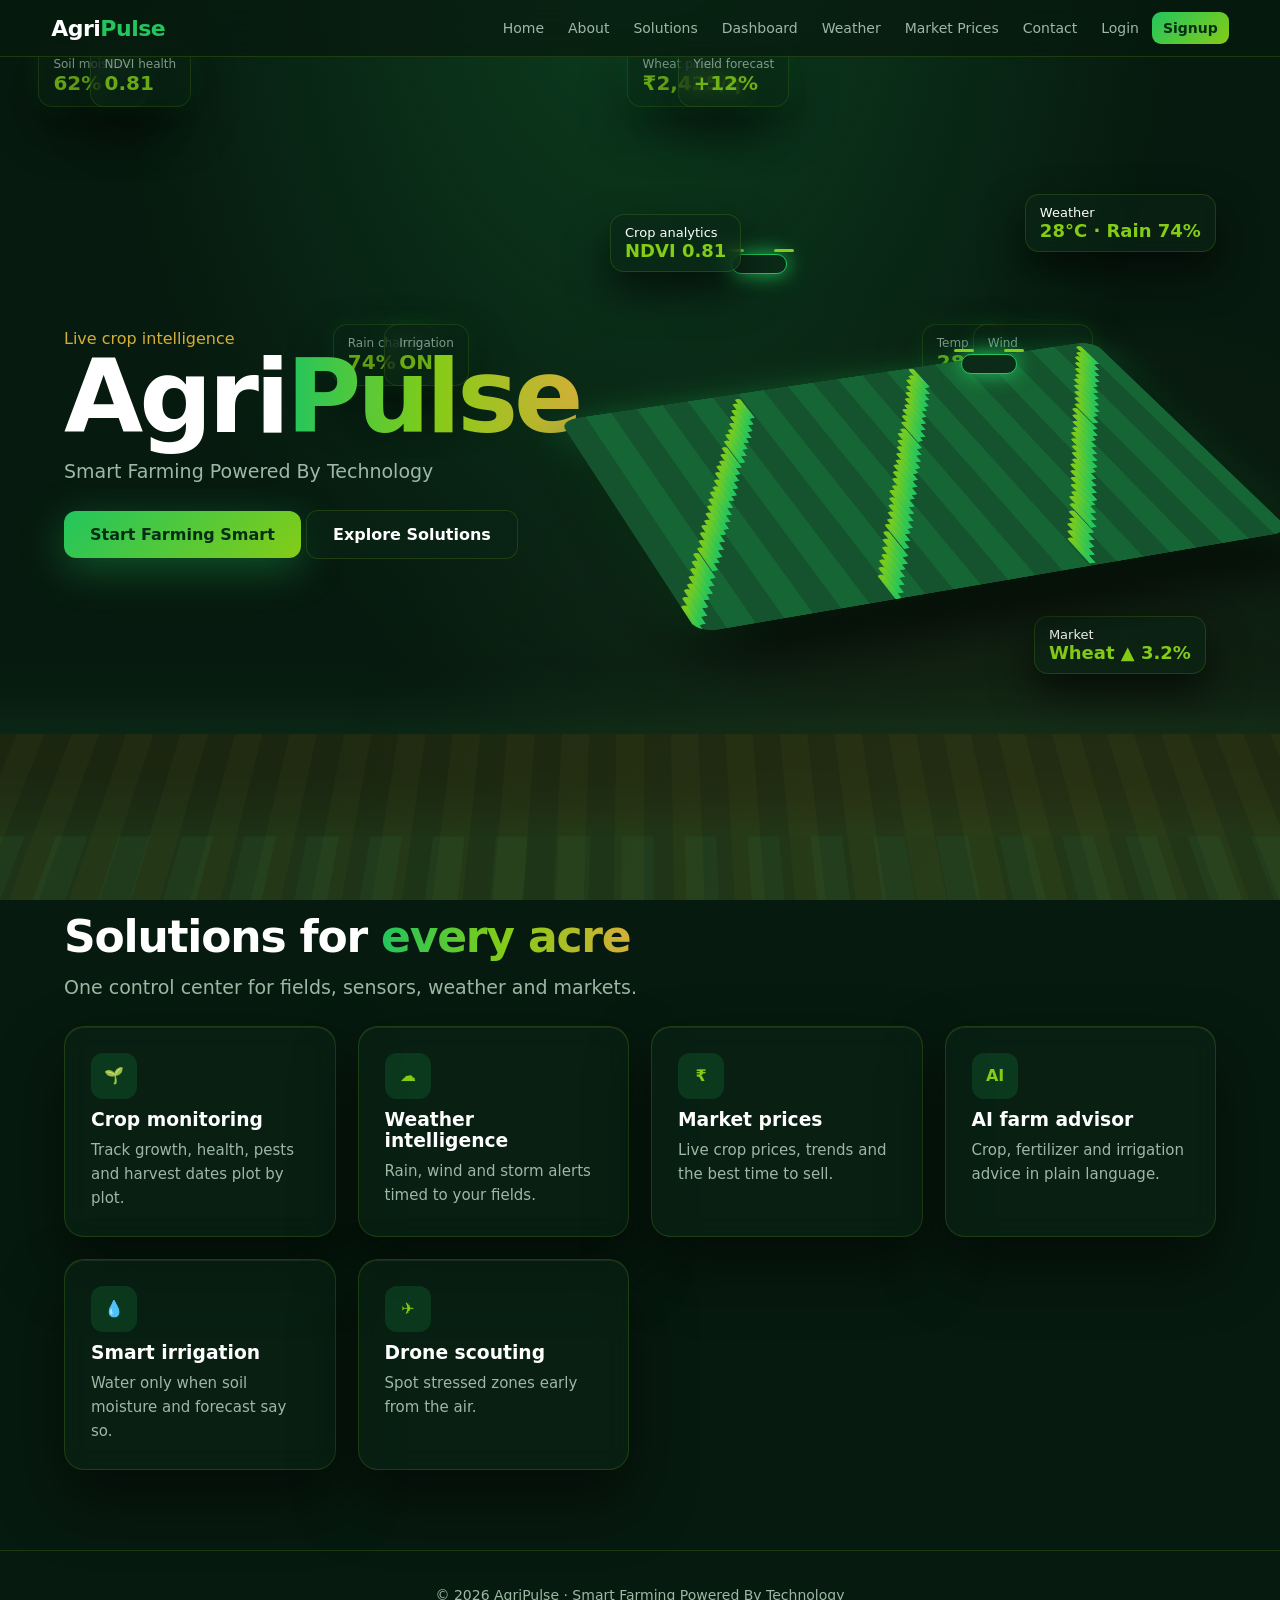
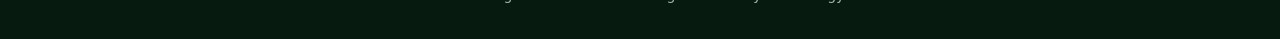
<file: index.html>
<!DOCTYPE html><html lang="en"><head><meta charset="utf-8"><meta name="viewport" content="width=device-width,initial-scale=1"><title>Home · AgriPulse</title><link rel="stylesheet" href="assets/style.css"></head><body><nav><a class="logo" href="index.html">Agri<span>Pulse</span></a><a class="l" href="index.html">Home</a><a class="l" href="about.html">About</a><a class="l" href="index.html#solutions">Solutions</a><a class="l" href="dashboard.html">Dashboard</a><a class="l" href="weather.html">Weather</a><a class="l" href="market.html">Market Prices</a><a class="l" href="contact.html">Contact</a><a class="l keep" href="login.html">Login</a><a class="l cta keep" href="signup.html">Signup</a></nav><main><section class="hero"><div><span style="color:var(--gold)">Live crop intelligence</span><h1>Agri<span class="grad">Pulse</span></h1><p class="sub">Smart Farming Powered By Technology</p><a class="btn pri" href="signup.html">Start Farming Smart</a> <a class="btn" href="#solutions">Explore Solutions</a></div>
<div class="farm"><div class="plane"></div><div class="drone" style="left:20%;top:12%"></div><div class="drone" style="left:58%;top:32%;animation-delay:-4s"></div><div class="sensor" style="left:34%;top:62%"></div><div class="sensor" style="left:64%;top:70%;animation-delay:-1s"></div>
<div class="badge" style="left:0;top:20px">Crop analytics<b>NDVI 0.81</b></div><div class="badge" style="right:0;top:0;animation-delay:-2s">Weather<b>28°C · Rain 74%</b></div><div class="badge" style="right:10px;bottom:20px;animation-delay:-3s">Market<b>Wheat ▲ 3.2%</b></div></div></section>
<section id="solutions"><h2>Solutions for <span class="grad">every acre</span></h2><p class="sub">One control center for fields, sensors, weather and markets.</p><div class="grid g3"><div class="card glass tilt"><div class="ico">🌱</div><h3>Crop monitoring</h3><p>Track growth, health, pests and harvest dates plot by plot.</p></div><div class="card glass tilt"><div class="ico">☁</div><h3>Weather intelligence</h3><p>Rain, wind and storm alerts timed to your fields.</p></div><div class="card glass tilt"><div class="ico">₹</div><h3>Market prices</h3><p>Live crop prices, trends and the best time to sell.</p></div><div class="card glass tilt"><div class="ico">AI</div><h3>AI farm advisor</h3><p>Crop, fertilizer and irrigation advice in plain language.</p></div><div class="card glass tilt"><div class="ico">💧</div><h3>Smart irrigation</h3><p>Water only when soil moisture and forecast say so.</p></div><div class="card glass tilt"><div class="ico">✈</div><h3>Drone scouting</h3><p>Spot stressed zones early from the air.</p></div></div></section></main><footer>© 2026 AgriPulse · Smart Farming Powered By Technology</footer><script src="assets/app.js"></script></body></html>
</file>
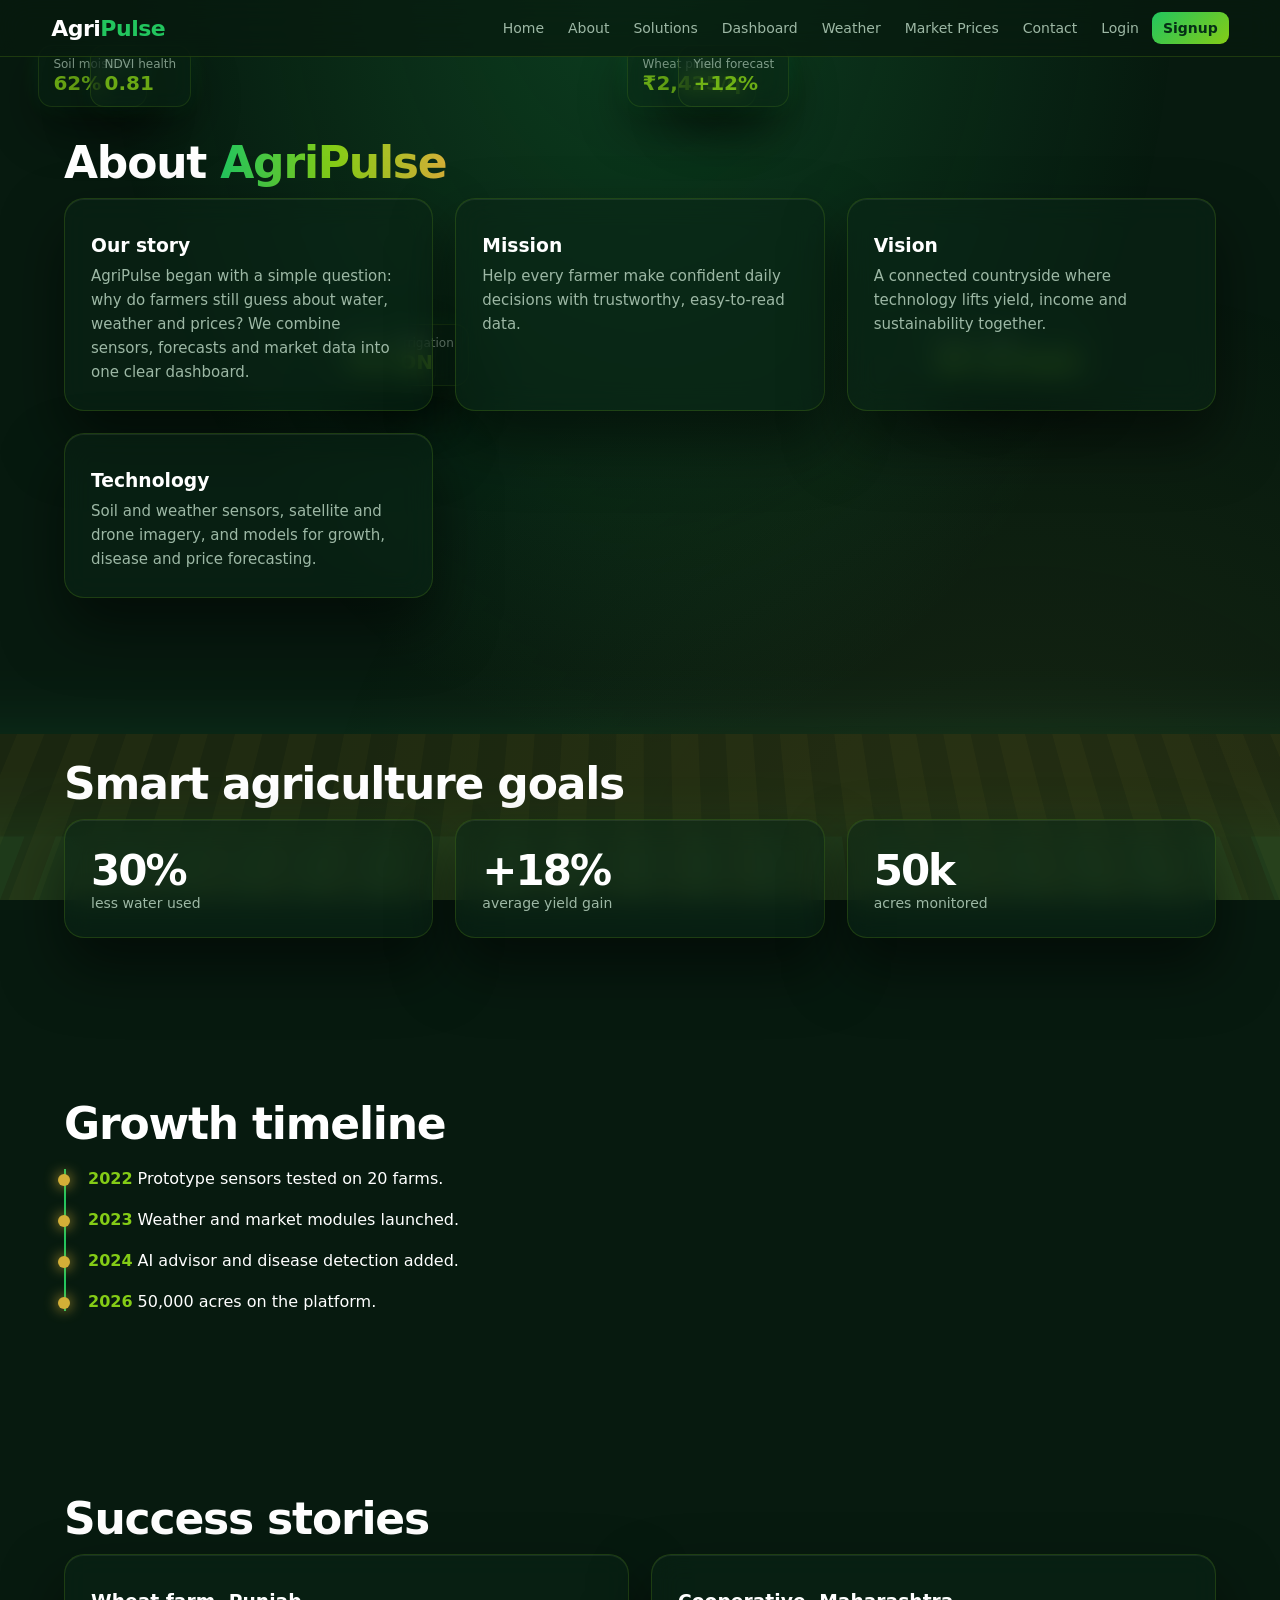
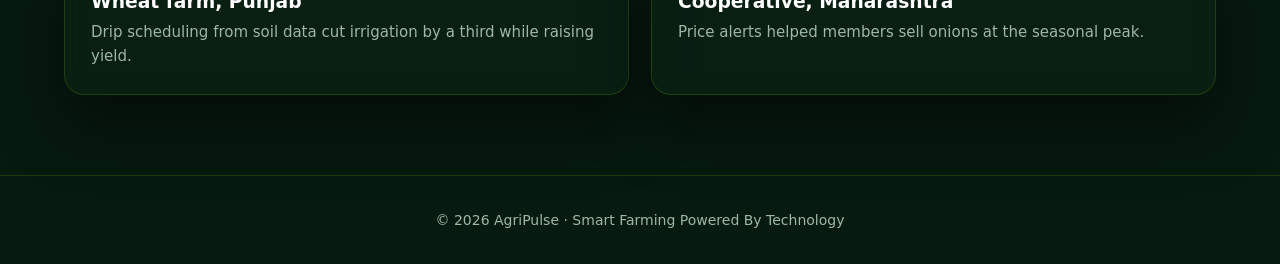
<file: about.html>
<!DOCTYPE html><html lang="en"><head><meta charset="utf-8"><meta name="viewport" content="width=device-width,initial-scale=1"><title>About · AgriPulse</title><link rel="stylesheet" href="assets/style.css"></head><body><nav><a class="logo" href="index.html">Agri<span>Pulse</span></a><a class="l" href="index.html">Home</a><a class="l" href="about.html">About</a><a class="l" href="index.html#solutions">Solutions</a><a class="l" href="dashboard.html">Dashboard</a><a class="l" href="weather.html">Weather</a><a class="l" href="market.html">Market Prices</a><a class="l" href="contact.html">Contact</a><a class="l keep" href="login.html">Login</a><a class="l cta keep" href="signup.html">Signup</a></nav><main><section><h2>About <span class="grad">AgriPulse</span></h2><div class="grid g2"><div class="card glass tilt"><h3>Our story</h3><p>AgriPulse began with a simple question: why do farmers still guess about water, weather and prices? We combine sensors, forecasts and market data into one clear dashboard.</p></div><div class="card glass tilt"><h3>Mission</h3><p>Help every farmer make confident daily decisions with trustworthy, easy-to-read data.</p></div><div class="card glass tilt"><h3>Vision</h3><p>A connected countryside where technology lifts yield, income and sustainability together.</p></div><div class="card glass tilt"><h3>Technology</h3><p>Soil and weather sensors, satellite and drone imagery, and models for growth, disease and price forecasting.</p></div></div></section>
<section><h2>Smart agriculture goals</h2><div class="grid g3"><div class="card glass tilt stat">30%<small>less water used</small></div><div class="card glass tilt stat">+18%<small>average yield gain</small></div><div class="card glass tilt stat">50k<small>acres monitored</small></div></div></section>
<section><h2>Growth timeline</h2><div class="tl"><div><b>2022</b> Prototype sensors tested on 20 farms.</div><div><b>2023</b> Weather and market modules launched.</div><div><b>2024</b> AI advisor and disease detection added.</div><div><b>2026</b> 50,000 acres on the platform.</div></div></section>
<section><h2>Success stories</h2><div class="grid g2"><div class="card glass tilt"><h3>Wheat farm, Punjab</h3><p>Drip scheduling from soil data cut irrigation by a third while raising yield.</p></div><div class="card glass tilt"><h3>Cooperative, Maharashtra</h3><p>Price alerts helped members sell onions at the seasonal peak.</p></div></div></section></main><footer>© 2026 AgriPulse · Smart Farming Powered By Technology</footer><script src="assets/app.js"></script></body></html>
</file>
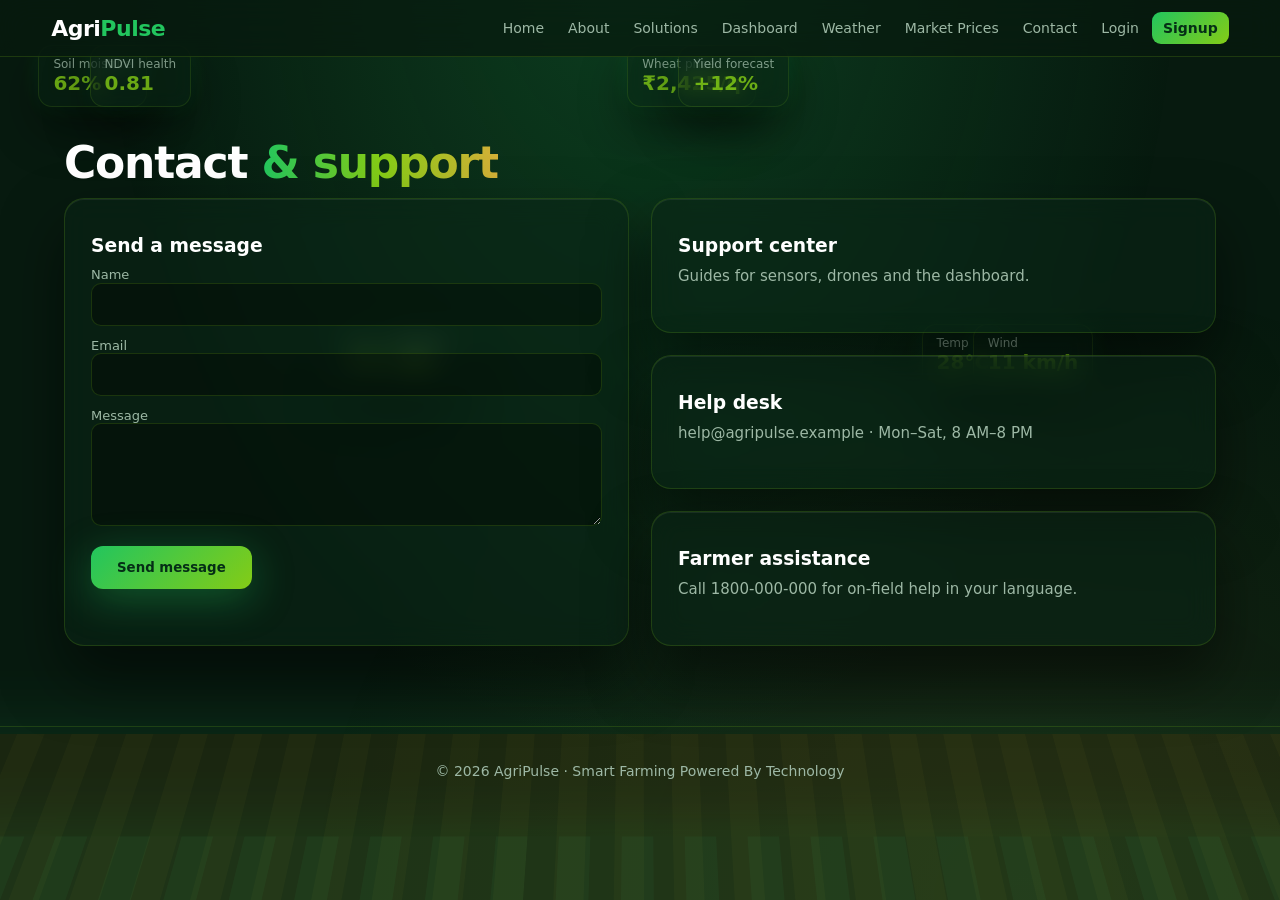
<file: contact.html>
<!DOCTYPE html><html lang="en"><head><meta charset="utf-8"><meta name="viewport" content="width=device-width,initial-scale=1"><title>Contact · AgriPulse</title><link rel="stylesheet" href="assets/style.css"></head><body><nav><a class="logo" href="index.html">Agri<span>Pulse</span></a><a class="l" href="index.html">Home</a><a class="l" href="about.html">About</a><a class="l" href="index.html#solutions">Solutions</a><a class="l" href="dashboard.html">Dashboard</a><a class="l" href="weather.html">Weather</a><a class="l" href="market.html">Market Prices</a><a class="l" href="contact.html">Contact</a><a class="l keep" href="login.html">Login</a><a class="l cta keep" href="signup.html">Signup</a></nav><main><section><h2>Contact <span class="grad">&amp; support</span></h2><div class="grid g2"><div class="card glass tilt"><h3>Send a message</h3><form id="contactform"><label style="color:var(--mut);font-size:13px">Name</label><input required><label style="color:var(--mut);font-size:13px;display:block;margin-top:12px">Email</label><input type="email" required><label style="color:var(--mut);font-size:13px;display:block;margin-top:12px">Message</label><textarea rows="5" required></textarea><button class="btn pri" style="margin-top:16px">Send message</button><div id="cmsg" class="msg"></div></form></div>
<div class="grid"><div class="card glass tilt"><h3>Support center</h3><p>Guides for sensors, drones and the dashboard.</p></div><div class="card glass tilt"><h3>Help desk</h3><p>help@agripulse.example · Mon–Sat, 8 AM–8 PM</p></div><div class="card glass tilt"><h3>Farmer assistance</h3><p>Call 1800-000-000 for on-field help in your language.</p></div></div></div></section></main><footer>© 2026 AgriPulse · Smart Farming Powered By Technology</footer><script src="assets/app.js"></script></body></html>
</file>
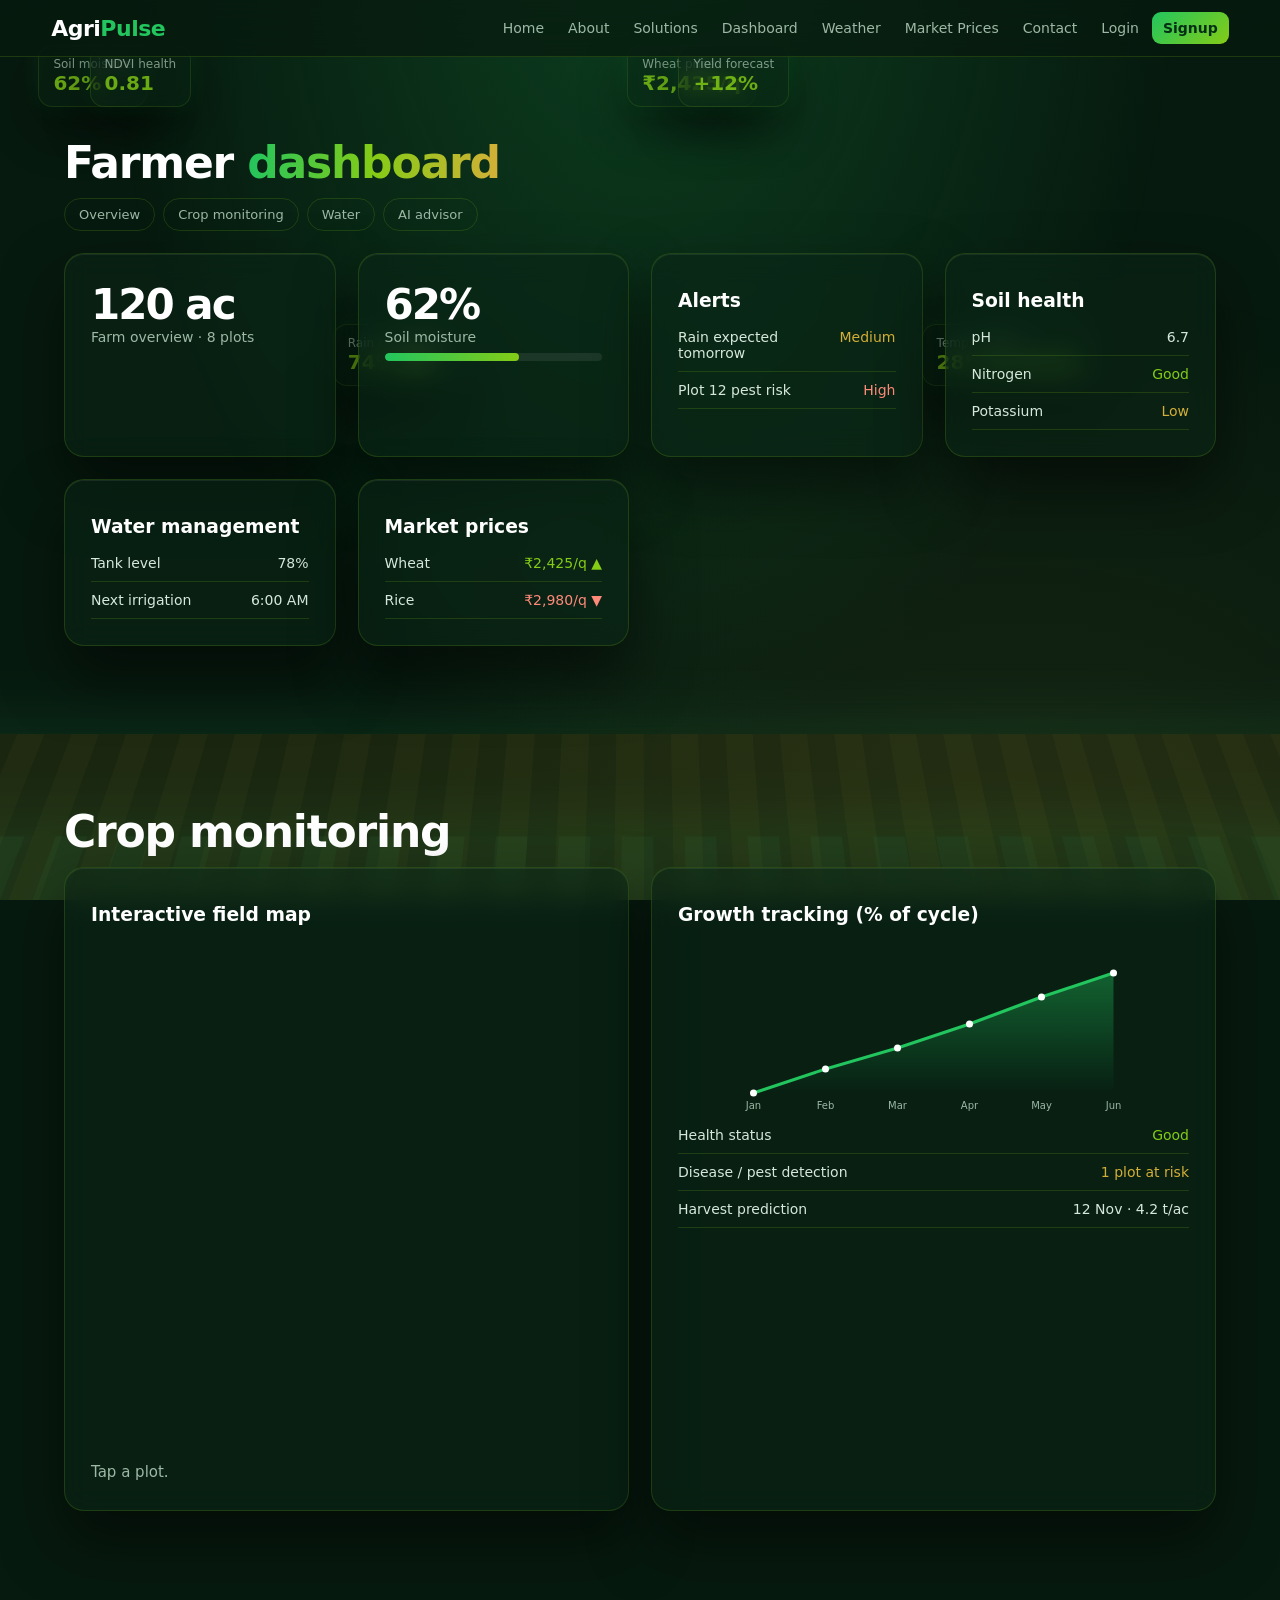
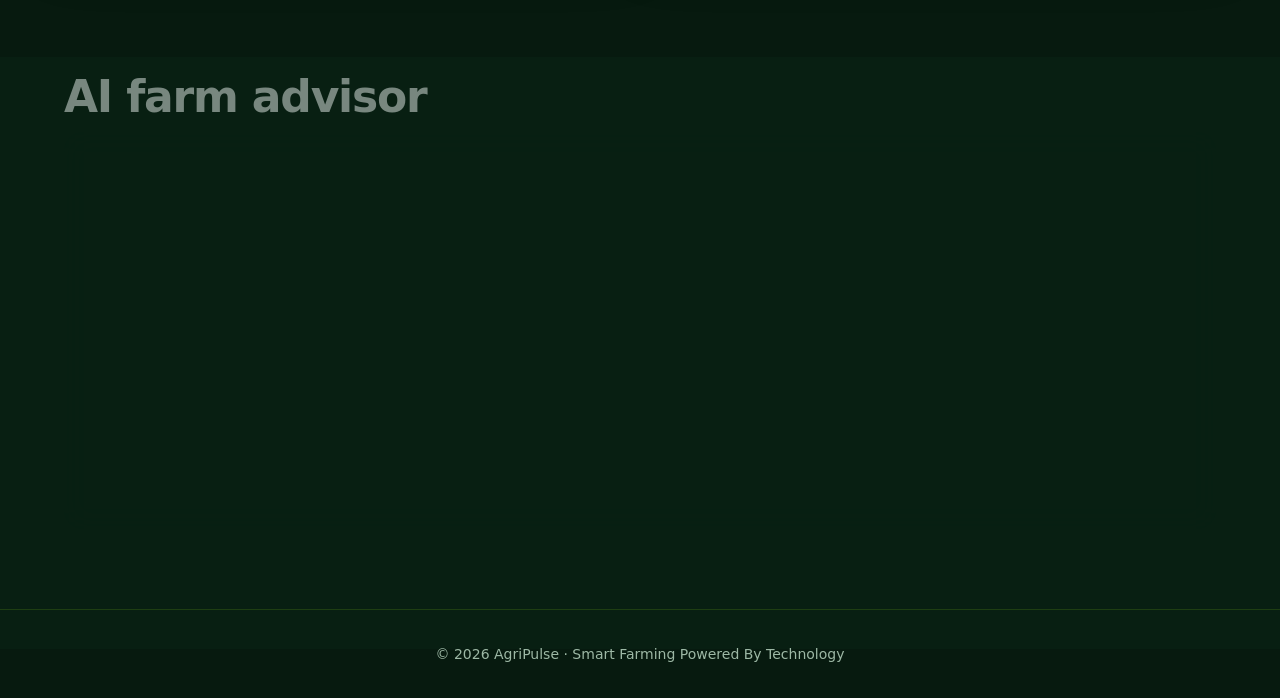
<file: dashboard.html>
<!DOCTYPE html><html lang="en"><head><meta charset="utf-8"><meta name="viewport" content="width=device-width,initial-scale=1"><title>Dashboard · AgriPulse</title><link rel="stylesheet" href="assets/style.css"></head><body><nav><a class="logo" href="index.html">Agri<span>Pulse</span></a><a class="l" href="index.html">Home</a><a class="l" href="about.html">About</a><a class="l" href="index.html#solutions">Solutions</a><a class="l" href="dashboard.html">Dashboard</a><a class="l" href="weather.html">Weather</a><a class="l" href="market.html">Market Prices</a><a class="l" href="contact.html">Contact</a><a class="l keep" href="login.html">Login</a><a class="l cta keep" href="signup.html">Signup</a></nav><main><section><h2>Farmer <span class="grad">dashboard</span></h2><div class="sidebar"><a href="#ov">Overview</a><a href="#crop">Crop monitoring</a><a href="#water">Water</a><a href="#adv">AI advisor</a></div>
<div id="ov" class="grid g3"><div class="card glass tilt stat">120 ac<small>Farm overview · 8 plots</small></div><div class="card glass tilt stat">62%<small>Soil moisture<div class="bar"><i style="width:62%"></i></div></small></div><div class="card glass tilt"><h3>Alerts</h3><ul class="list"><li>Rain expected tomorrow<span class="warn">Medium</span></li><li>Plot 12 pest risk<span class="dn">High</span></li></ul></div>
<div class="card glass tilt"><h3>Soil health</h3><ul class="list"><li>pH<span>6.7</span></li><li>Nitrogen<span class="up">Good</span></li><li>Potassium<span class="warn">Low</span></li></ul></div><div class="card glass tilt" id="water"><h3>Water management</h3><ul class="list"><li>Tank level<span>78%</span></li><li>Next irrigation<span>6:00 AM</span></li></ul></div><div class="card glass tilt"><h3>Market prices</h3><ul class="list"><li>Wheat<span class="up">₹2,425/q ▲</span></li><li>Rice<span class="dn">₹2,980/q ▼</span></li></ul></div></div></section>
<section id="crop"><h2>Crop monitoring</h2><div class="grid g2"><div class="card glass tilt"><h3>Interactive field map</h3><div id="fmap" class="fmap"></div><p id="plot" style="margin-top:12px">Tap a plot.</p></div><div class="card glass tilt"><h3>Growth tracking (% of cycle)</h3><svg id="c1" class="ch"></svg><ul class="list"><li>Health status<span class="up">Good</span></li><li>Disease / pest detection<span class="warn">1 plot at risk</span></li><li>Harvest prediction<span>12 Nov · 4.2 t/ac</span></li></ul></div></div></section>
<section id="adv"><h2>AI farm advisor</h2><div class="card glass ai tilt"><div class="chips"><button data-a="crop">Crop suggestions</button><button data-a="fert">Fertilizer advice</button><button data-a="irr">Irrigation guidance</button><button data-a="dis">Disease identification</button><button data-a="rec">Recommendations</button></div><div id="chat" class="chat"></div><form id="ask" class="row" style="margin-top:10px"><input name="q" placeholder="Ask your farm advisor"><button class="btn pri" style="flex:0;margin:0;width:auto">Ask</button></form></div></section></main><footer>© 2026 AgriPulse · Smart Farming Powered By Technology</footer><script src="assets/app.js"></script></body></html>
</file>
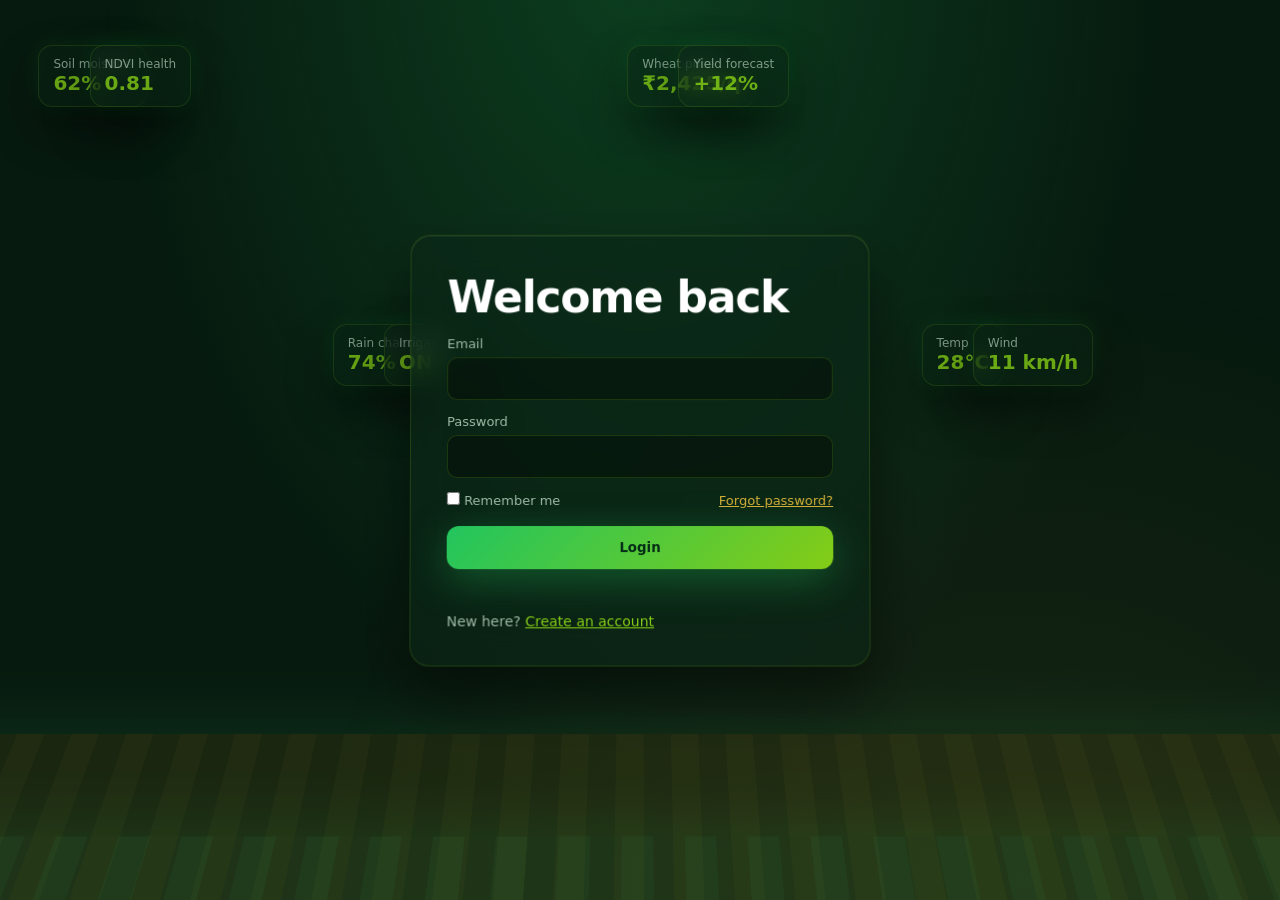
<file: login.html>
<!DOCTYPE html><html lang="en"><head><meta charset="utf-8"><meta name="viewport" content="width=device-width,initial-scale=1"><title>Login · AgriPulse</title><link rel="stylesheet" href="assets/style.css"></head><body><main><div class="center"><div class="form glass tilt"><h2>Welcome back</h2><form id="authform"><label>Email</label><input type="email" required><label>Password</label><input name="password" type="password" required><div class="row" style="margin-top:14px;font-size:13px;color:var(--mut)"><label style="margin:0"><input type="checkbox"> Remember me</label><a href="#" style="color:var(--gold);text-align:right">Forgot password?</a></div><button class="btn pri">Login</button><div id="msg" class="msg"></div></form><p style="margin-top:14px;font-size:14px;color:var(--mut)">New here? <a href="signup.html" style="color:var(--ac)">Create an account</a></p></div></div></main><script src="assets/app.js"></script></body></html>
</file>
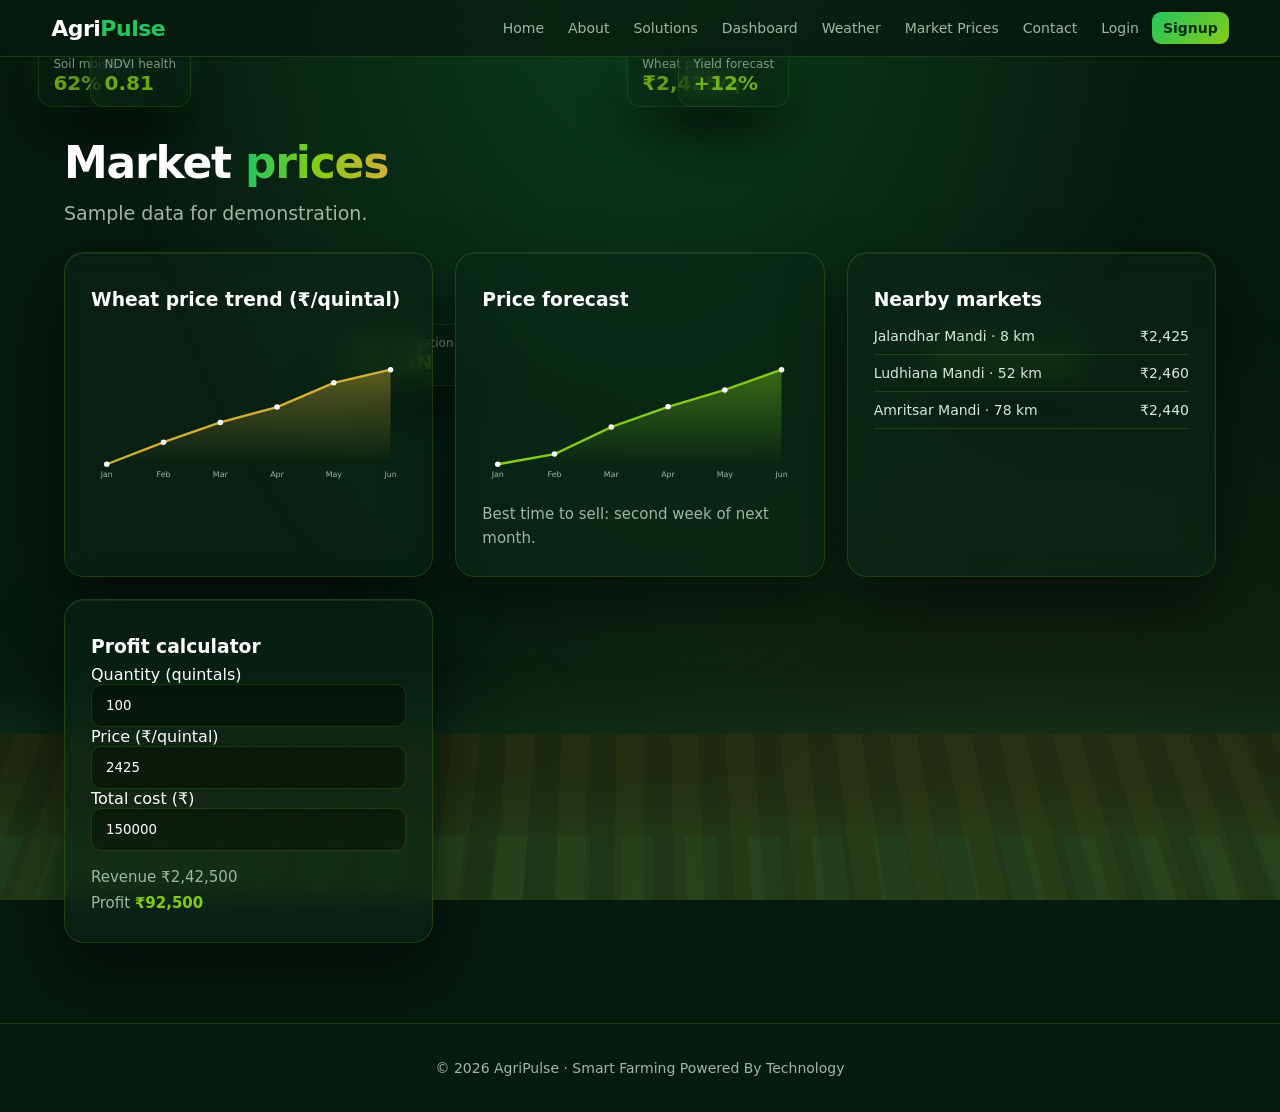
<file: market.html>
<!DOCTYPE html><html lang="en"><head><meta charset="utf-8"><meta name="viewport" content="width=device-width,initial-scale=1"><title>Market Prices · AgriPulse</title><link rel="stylesheet" href="assets/style.css"></head><body><nav><a class="logo" href="index.html">Agri<span>Pulse</span></a><a class="l" href="index.html">Home</a><a class="l" href="about.html">About</a><a class="l" href="index.html#solutions">Solutions</a><a class="l" href="dashboard.html">Dashboard</a><a class="l" href="weather.html">Weather</a><a class="l" href="market.html">Market Prices</a><a class="l" href="contact.html">Contact</a><a class="l keep" href="login.html">Login</a><a class="l cta keep" href="signup.html">Signup</a></nav><main><section><h2>Market <span class="grad">prices</span></h2><p class="sub">Sample data for demonstration.</p><div class="grid g2"><div class="card glass tilt"><h3>Wheat price trend (₹/quintal)</h3><svg id="c2" class="ch"></svg></div><div class="card glass tilt"><h3>Price forecast</h3><svg id="c3" class="ch"></svg><p style="color:var(--mut)">Best time to sell: second week of next month.</p></div>
<div class="card glass tilt"><h3>Nearby markets</h3><ul class="list"><li>Jalandhar Mandi · 8 km<span>₹2,425</span></li><li>Ludhiana Mandi · 52 km<span>₹2,460</span></li><li>Amritsar Mandi · 78 km<span>₹2,440</span></li></ul></div>
<div class="card glass tilt"><h3>Profit calculator</h3><div id="calc"><label>Quantity (quintals)</label><input id="qty" type="number" value="100"><label>Price (₹/quintal)</label><input id="price" type="number" value="2425"><label>Total cost (₹)</label><input id="cost" type="number" value="150000"></div><p id="res" style="margin-top:14px;line-height:1.7"></p></div></div></section></main><footer>© 2026 AgriPulse · Smart Farming Powered By Technology</footer><script src="assets/app.js"></script></body></html>
</file>
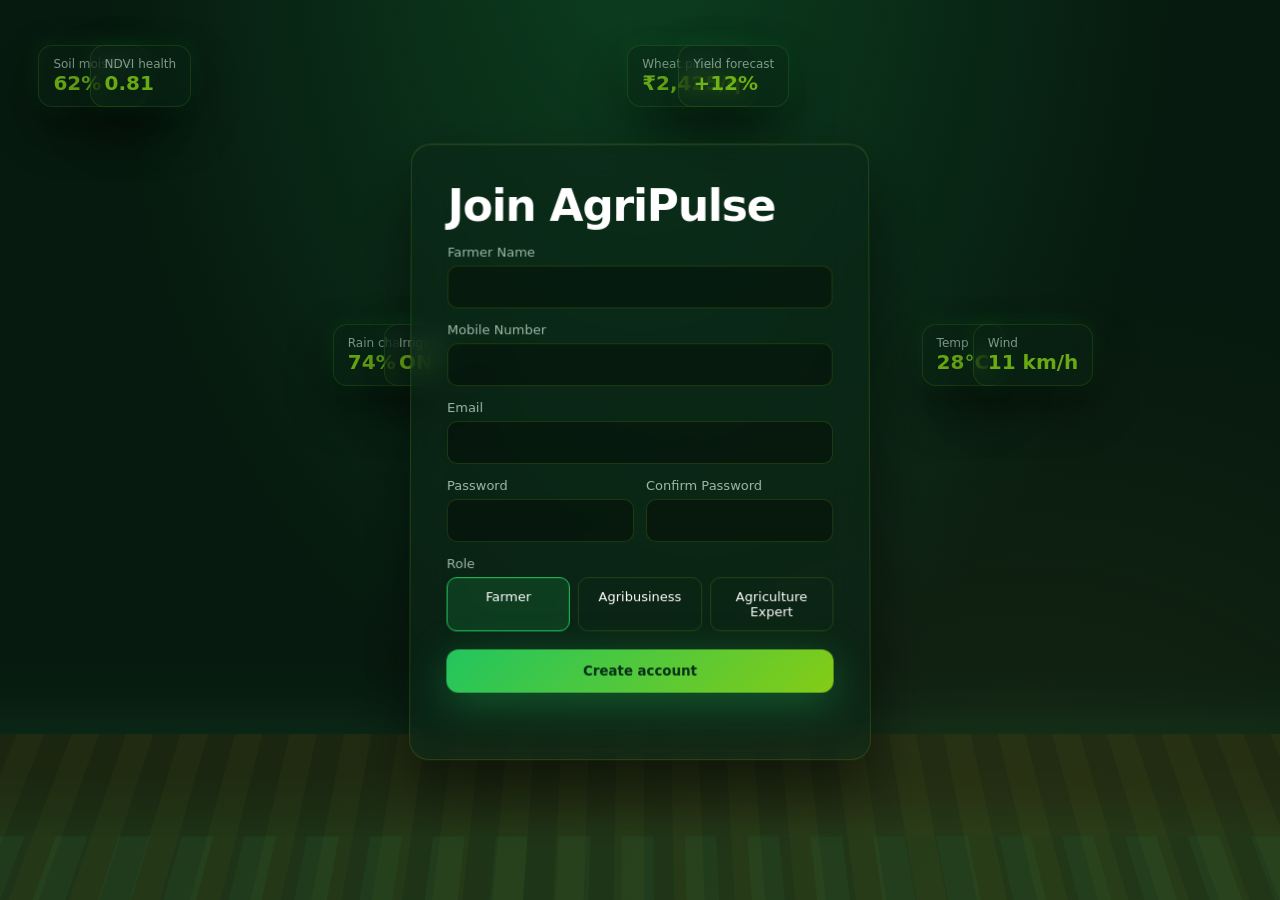
<file: signup.html>
<!DOCTYPE html><html lang="en"><head><meta charset="utf-8"><meta name="viewport" content="width=device-width,initial-scale=1"><title>Signup · AgriPulse</title><link rel="stylesheet" href="assets/style.css"></head><body><main><div class="center"><div class="form glass tilt"><h2>Join AgriPulse</h2><form id="authform"><label>Farmer Name</label><input required><label>Mobile Number</label><input name="mobile" inputmode="numeric" required><label>Email</label><input type="email" required><div class="row"><div><label>Password</label><input name="password" type="password" required></div><div><label>Confirm Password</label><input name="confirm" type="password" required></div></div><label>Role</label><div class="seg"><label><input type="radio" name="r" checked><span>Farmer</span></label><label><input type="radio" name="r"><span>Agribusiness</span></label><label><input type="radio" name="r"><span>Agriculture Expert</span></label></div><button class="btn pri">Create account</button><div id="msg" class="msg"></div></form></div></div></main><script src="assets/app.js"></script></body></html>
</file>
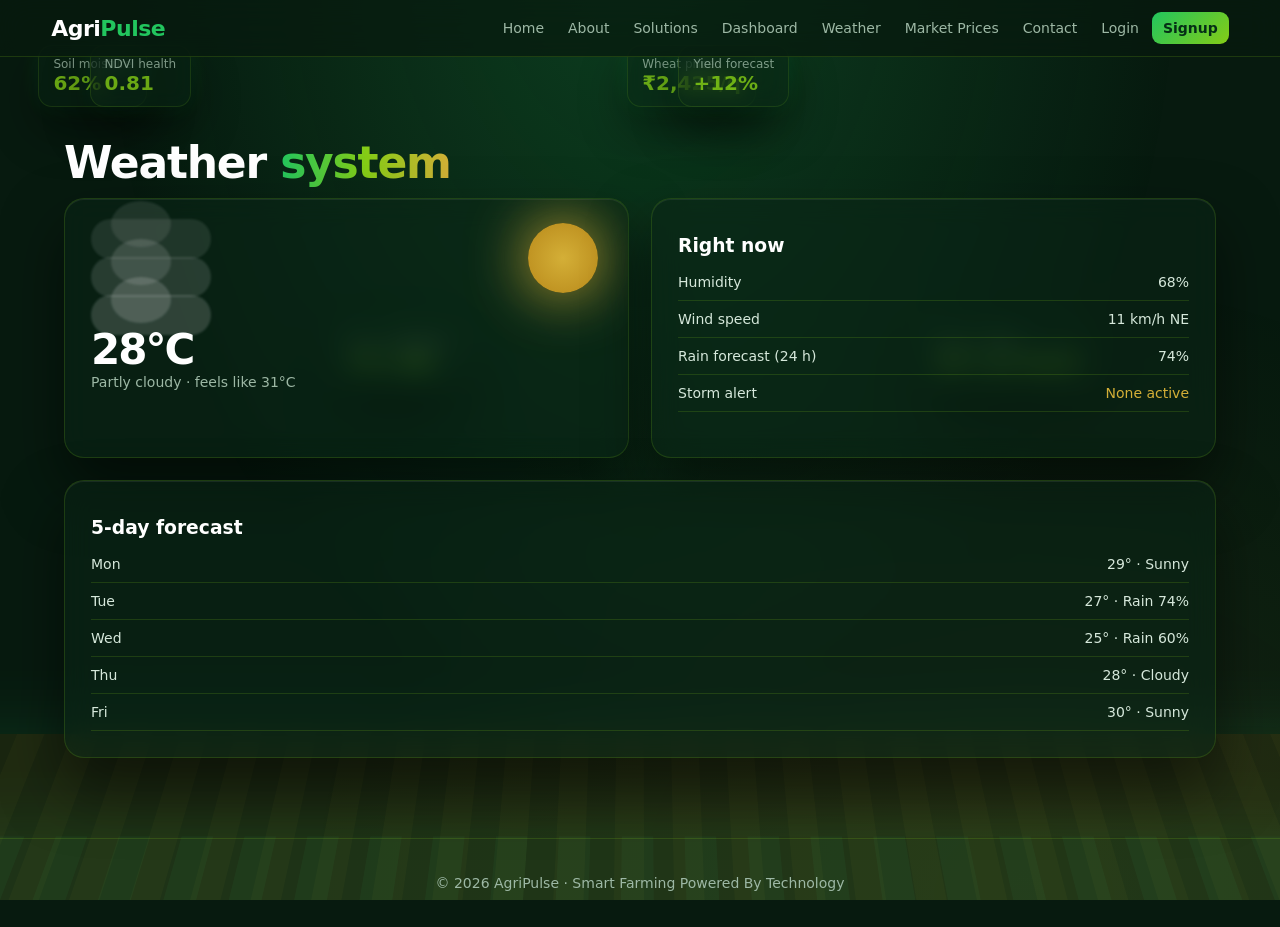
<file: weather.html>
<!DOCTYPE html><html lang="en"><head><meta charset="utf-8"><meta name="viewport" content="width=device-width,initial-scale=1"><title>Weather · AgriPulse</title><link rel="stylesheet" href="assets/style.css"></head><body><nav><a class="logo" href="index.html">Agri<span>Pulse</span></a><a class="l" href="index.html">Home</a><a class="l" href="about.html">About</a><a class="l" href="index.html#solutions">Solutions</a><a class="l" href="dashboard.html">Dashboard</a><a class="l" href="weather.html">Weather</a><a class="l" href="market.html">Market Prices</a><a class="l" href="contact.html">Contact</a><a class="l keep" href="login.html">Login</a><a class="l cta keep" href="signup.html">Signup</a></nav><main><section><h2>Weather <span class="grad">system</span></h2><div class="grid g2"><div id="wx" class="card glass tilt wx"><div class="sun"></div><div class="stat" style="position:relative;margin-top:100px">28°C<small>Partly cloudy · feels like 31°C</small></div></div><div class="card glass tilt"><h3>Right now</h3><ul class="list"><li>Humidity<span>68%</span></li><li>Wind speed<span>11 km/h NE</span></li><li>Rain forecast (24 h)<span>74%</span></li><li>Storm alert<span class="warn">None active</span></li></ul></div></div>
<div class="card glass tilt" style="margin-top:22px"><h3>5-day forecast</h3><ul class="list"><li>Mon<span>29° · Sunny</span></li><li>Tue<span>27° · Rain 74%</span></li><li>Wed<span>25° · Rain 60%</span></li><li>Thu<span>28° · Cloudy</span></li><li>Fri<span>30° · Sunny</span></li></ul></div></section></main><footer>© 2026 AgriPulse · Smart Farming Powered By Technology</footer><script src="assets/app.js"></script></body></html>
</file>
<file: assets/style.css>
:root{--g:#22C55E;--dg:#166534;--bg:#071A0F;--ac:#84CC16;--gold:#D4AF37;--t:#fff;--mut:#9db8a5;--glass:rgba(10,38,22,.55);--bd:rgba(132,204,22,.18)}
*{box-sizing:border-box;margin:0;padding:0}html{scroll-behavior:smooth}
body{background:var(--bg);color:var(--t);font-family:'Trebuchet MS','Segoe UI',system-ui,sans-serif;min-height:100vh;overflow-x:hidden}
#bg{position:fixed;inset:0;z-index:0;perspective:3000px;pointer-events:none;overflow:hidden;background:radial-gradient(ellipse at 50% -10%,rgba(34,197,94,.22),transparent 60%),radial-gradient(ellipse at 80% 100%,rgba(212,175,55,.08),transparent 50%)}
#bg .ly{position:absolute;inset:0;transform-style:preserve-3d;transition:transform .15s ease-out}
.field{position:absolute;left:-20%;right:-20%;bottom:-30%;height:75%;transform:rotateX(68deg);transform-origin:bottom;background:repeating-linear-gradient(90deg,#0f3d20 0 38px,#14532d 38px 76px);box-shadow:0 -40px 120px rgba(34,197,94,.25);opacity:.55}
.field.f2{bottom:-8%;height:40%;opacity:.35;background:repeating-linear-gradient(90deg,#3a3a10 0 30px,#4d4a12 30px 60px);transform:rotateX(68deg) translateZ(80px)}
.fc{position:absolute;padding:11px 14px;border-radius:14px;background:var(--glass);border:1px solid var(--bd);backdrop-filter:blur(10px);font-size:12px;color:var(--mut);box-shadow:0 22px 50px rgba(0,0,0,.55),0 0 24px rgba(34,197,94,.15);animation:fl var(--d,8s) ease-in-out infinite alternate;opacity:.8}
.fc b{display:block;font-size:20px;color:var(--ac)}
@keyframes fl{from{transform:translate3d(0,0,var(--z,0)) rotateX(6deg) rotateY(-12deg)}to{transform:translate3d(0,-24px,var(--z,0)) rotateX(-5deg) rotateY(10deg)}}
nav{position:sticky;top:0;z-index:50;display:flex;align-items:center;gap:2px;padding:12px 4vw;background:rgba(7,26,15,.72);backdrop-filter:blur(16px);border-bottom:1px solid var(--bd);flex-wrap:wrap}
.logo{font-weight:800;font-size:22px;color:#fff;text-decoration:none;margin-right:auto;letter-spacing:-.5px}.logo span{color:var(--g)}
nav a.l{color:var(--mut);text-decoration:none;padding:8px 11px;border-radius:9px;font-size:14px;transition:.2s}
nav a.l:hover,nav a.on{color:#fff;background:rgba(34,197,94,.14)}
nav a.cta{background:linear-gradient(135deg,var(--g),var(--ac));color:#052e16;font-weight:700}
main{position:relative;z-index:2}section{padding:80px 5vw;max-width:1280px;margin:auto}
h1{font-size:clamp(46px,8vw,104px);line-height:.95;letter-spacing:-4px;font-weight:800}
h2{font-size:clamp(28px,4vw,44px);letter-spacing:-1.2px;margin-bottom:10px}
.gold{color:var(--gold)}.grad{background:linear-gradient(90deg,var(--g),var(--ac),var(--gold));-webkit-background-clip:text;color:transparent}
.sub{color:var(--mut);font-size:19px;margin:14px 0 28px}
.btn{display:inline-block;padding:14px 26px;border-radius:12px;font-weight:700;text-decoration:none;border:1px solid var(--bd);color:#fff;background:var(--glass);cursor:pointer;font:700 15px inherit;font-family:inherit;transition:.25s}
.btn.pri{background:linear-gradient(135deg,var(--g),var(--ac));color:#052e16;border:0;box-shadow:0 10px 40px rgba(34,197,94,.35)}
.btn:hover{transform:translateY(-4px) scale(1.03);box-shadow:0 18px 50px rgba(212,175,55,.3)}
.glass{background:var(--glass);border:1px solid var(--bd);backdrop-filter:blur(14px);border-radius:20px;box-shadow:0 30px 60px rgba(0,0,0,.5),inset 0 1px 0 rgba(255,255,255,.07)}
.tilt{transform-style:preserve-3d;transition:transform .2s ease-out,box-shadow .3s}.tilt:hover{box-shadow:0 40px 80px rgba(0,0,0,.65),0 0 40px rgba(34,197,94,.2)}
.hero{display:grid;grid-template-columns:1fr 1.2fr;gap:30px;align-items:center;min-height:86vh;perspective:3000px}
.farm{position:relative;height:500px;transform-style:preserve-3d}
.plane{position:absolute;inset:60px 0 0;transform:rotateX(62deg) rotateZ(-18deg);transform-style:preserve-3d;background:repeating-linear-gradient(90deg,#14532d 0 28px,#166534 28px 56px);border-radius:20px;box-shadow:0 60px 80px rgba(0,0,0,.7),0 0 60px rgba(34,197,94,.3);overflow:hidden}
.plane i{position:absolute;bottom:0;width:6px;height:46px;border-radius:6px 6px 0 0;background:linear-gradient(var(--ac),var(--g));transform-origin:bottom;animation:grow 4s ease-in-out infinite alternate,sway 3s ease-in-out infinite alternate}
@keyframes grow{from{height:8px}to{height:var(--h,46px)}}@keyframes sway{from{rotate:-4deg}to{rotate:5deg}}
.drone{position:absolute;width:56px;height:20px;border-radius:12px;background:#0b2a17;border:1px solid var(--g);box-shadow:0 0 20px var(--g);animation:fly 9s ease-in-out infinite alternate}
.drone::before,.drone::after{content:"";position:absolute;top:-6px;width:20px;height:3px;background:var(--ac);border-radius:3px;animation:spin .3s linear infinite}.drone::before{left:-8px}.drone::after{right:-8px}
@keyframes spin{50%{transform:scaleX(.3)}}@keyframes fly{from{transform:translate(0,0) translateZ(80px)}to{transform:translate(120px,-30px) translateZ(120px)}}
.sensor{position:absolute;width:12px;height:12px;border-radius:50%;background:var(--gold);box-shadow:0 0 0 0 var(--gold);animation:pulse 2s infinite}@keyframes pulse{to{box-shadow:0 0 0 22px transparent}}
.badge{position:absolute;padding:10px 14px;border-radius:14px;font-size:13px;background:var(--glass);border:1px solid var(--bd);backdrop-filter:blur(8px);animation:fl 6s ease-in-out infinite alternate;box-shadow:0 20px 40px rgba(0,0,0,.6)}.badge b{color:var(--ac);display:block;font-size:18px}
.grid{display:grid;gap:22px;perspective:2500px}.g3{grid-template-columns:repeat(auto-fit,minmax(250px,1fr))}.g2{grid-template-columns:repeat(auto-fit,minmax(340px,1fr))}
.card{padding:26px}.card h3{margin:10px 0 8px}.card p{color:var(--mut);line-height:1.6;font-size:15px}
.ico{width:46px;height:46px;border-radius:12px;display:grid;place-items:center;background:rgba(34,197,94,.15);color:var(--ac);font-weight:800}
.stat{font-size:42px;font-weight:800;letter-spacing:-2px}.stat small{font-size:14px;color:var(--mut);display:block;letter-spacing:0;font-weight:400}
.tl{border-left:2px solid var(--g);padding-left:22px;margin-top:20px}.tl div{margin-bottom:22px;position:relative}.tl div::before{content:"";position:absolute;left:-30px;top:5px;width:12px;height:12px;border-radius:50%;background:var(--gold);box-shadow:0 0 14px var(--gold)}
.tl b{color:var(--ac)}
.center{min-height:100vh;display:grid;place-items:center;padding:30px 16px;perspective:2500px;position:relative;z-index:2}
.form{width:min(460px,100%);padding:36px;transform:rotateX(2deg)}.form label{display:block;margin:14px 0 6px;font-size:13px;color:var(--mut)}
input,select,textarea{width:100%;padding:13px 14px;border-radius:10px;border:1px solid var(--bd);background:rgba(0,0,0,.35);color:#fff;font:15px inherit;font-family:inherit;outline:0}
input:focus,select:focus,textarea:focus{border-color:var(--g);box-shadow:0 0 0 3px rgba(34,197,94,.2)}
input[type=checkbox],input[type=radio]{width:auto}.row{display:flex;gap:12px;align-items:center;justify-content:space-between}.row>*{flex:1}
.form .btn{width:100%;margin-top:18px;text-align:center}.msg{margin-top:12px;font-size:13px;color:var(--ac);min-height:18px}.msg.err{color:#ff7b7b}
.seg{display:flex;gap:8px}.seg label{flex:1;margin:0;padding:11px 6px;border:1px solid var(--bd);border-radius:10px;text-align:center;cursor:pointer;color:#fff;font-size:13px}.seg input{display:none}.seg label:has(input:checked){border-color:var(--g);background:rgba(34,197,94,.15)}
.sidebar{display:flex;gap:8px;flex-wrap:wrap;margin-bottom:22px}.sidebar a{padding:8px 14px;border-radius:99px;border:1px solid var(--bd);color:var(--mut);text-decoration:none;font-size:13px}.sidebar a:hover{color:#fff;border-color:var(--g)}
.bar{height:8px;border-radius:9px;background:rgba(255,255,255,.08);overflow:hidden;margin-top:8px}.bar i{display:block;height:100%;background:linear-gradient(90deg,var(--g),var(--ac));border-radius:9px}
.list{list-style:none}.list li{display:flex;justify-content:space-between;padding:10px 0;border-bottom:1px solid var(--bd);font-size:14px;color:#d6e8db}
.up{color:var(--ac)}.dn{color:#ff8a7a}.warn{color:var(--gold)}
.fmap{display:grid;grid-template-columns:repeat(8,1fr);gap:5px;margin-top:12px;transform:rotateX(18deg);transform-style:preserve-3d}.fmap i{aspect-ratio:1;border-radius:6px;cursor:pointer;transition:.2s}.fmap i:hover{transform:translateZ(18px) scale(1.15)}
svg.ch{width:100%;height:170px;margin-top:10px}
.wx{position:relative;overflow:hidden;min-height:260px}.cloud{position:absolute;width:120px;height:40px;border-radius:40px;background:rgba(255,255,255,.2);filter:blur(1px);animation:drift 18s linear infinite}.cloud::before{content:"";position:absolute;left:20px;top:-18px;width:60px;height:46px;border-radius:50%;background:inherit}
@keyframes drift{from{transform:translateX(-160px)}to{transform:translateX(130%)}}
.drop{position:absolute;top:-20px;width:2px;height:16px;background:linear-gradient(transparent,#7dd3fc);animation:rain linear infinite}@keyframes rain{to{transform:translateY(300px)}}
.sun{position:absolute;right:30px;top:24px;width:70px;height:70px;border-radius:50%;background:radial-gradient(var(--gold),#b8891a);box-shadow:0 0 60px var(--gold);animation:pulse2 4s ease-in-out infinite alternate}@keyframes pulse2{to{box-shadow:0 0 100px var(--gold)}}
.chat{height:240px;overflow:auto;padding:4px}.chat p{margin:8px 0;padding:10px 12px;border-radius:12px;background:rgba(34,197,94,.12);font-size:14px;line-height:1.55}.chat p.u{background:rgba(212,175,55,.14);text-align:right}
.chips{display:flex;flex-wrap:wrap;gap:8px;margin:10px 0}.chips button{padding:7px 12px;border-radius:99px;border:1px solid var(--bd);background:rgba(0,0,0,.3);color:var(--ac);cursor:pointer;font-size:12px}.chips button:hover{border-color:var(--g)}
.ai{border-color:rgba(212,175,55,.45);box-shadow:0 0 50px rgba(212,175,55,.15),0 30px 60px rgba(0,0,0,.5)}
footer{position:relative;z-index:2;text-align:center;padding:36px;color:var(--mut);border-top:1px solid var(--bd);font-size:14px}
@media(max-width:900px){.hero{grid-template-columns:1fr}nav a.l:not(.keep){display:none}}
@media(prefers-reduced-motion:reduce){*{animation:none!important;transition:none!important}}
</file>
